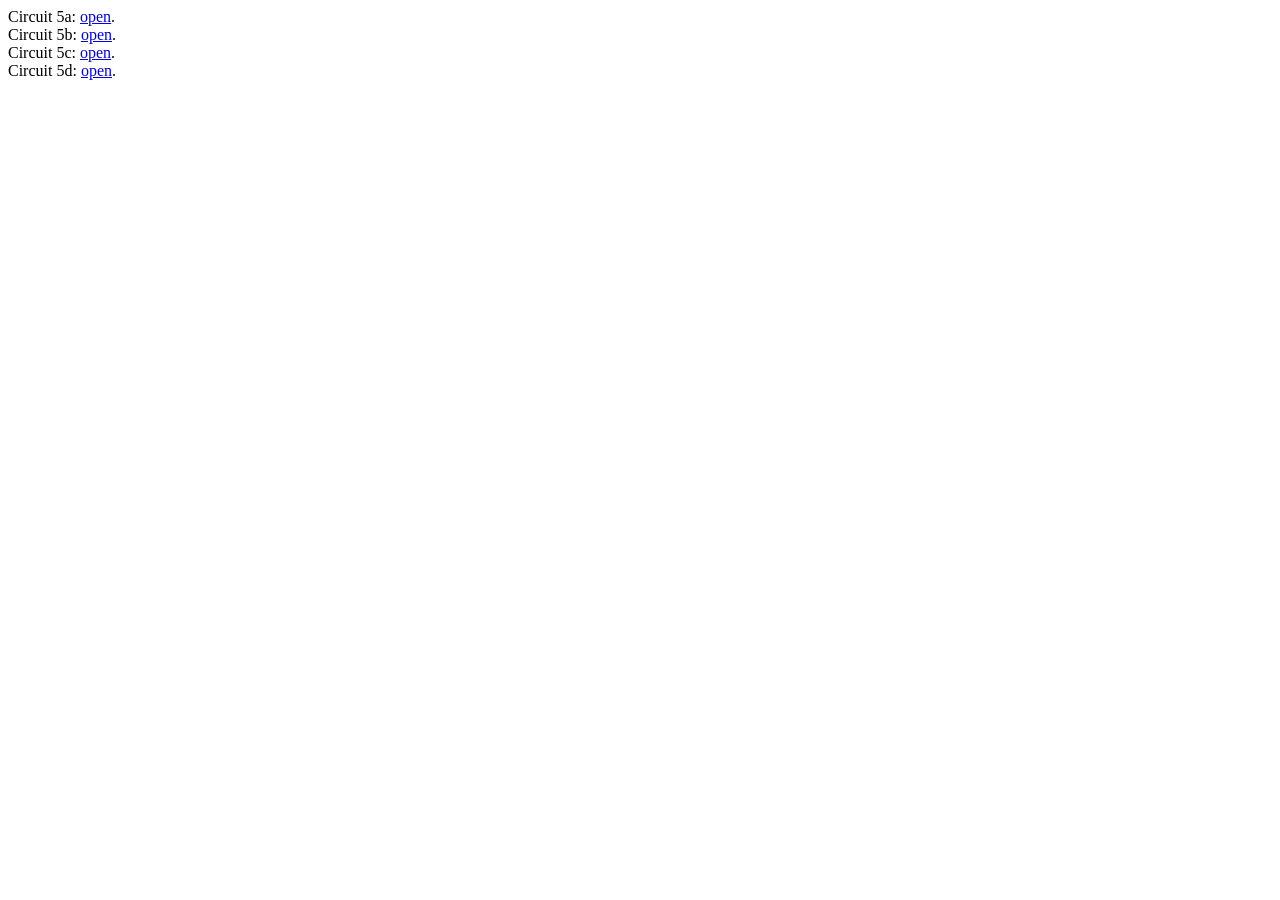
<file: labs/2.1/index.html>
<!DOCTYPE HTML PUBLIC "-//W3C//DTD HTML 4.0 Transitional//EN">
<HTML>
 <HEAD>
  <TITLE> TIACOS Lab 2.1  </TITLE>
 </HEAD>

 <BODY>
  
Circuit 5a: <a href="5a.html" target="_blank">open</a>.<br>
Circuit 5b: <a href="5b.html" target="_blank">open</a>.<br>
Circuit 5c: <a href="5c.html" target="_blank">open</a>.<br>
Circuit 5d: <a href="5d.html" target="_blank">open</a>.<br>

<br><br>

</BODY>
</HTML>
</file>
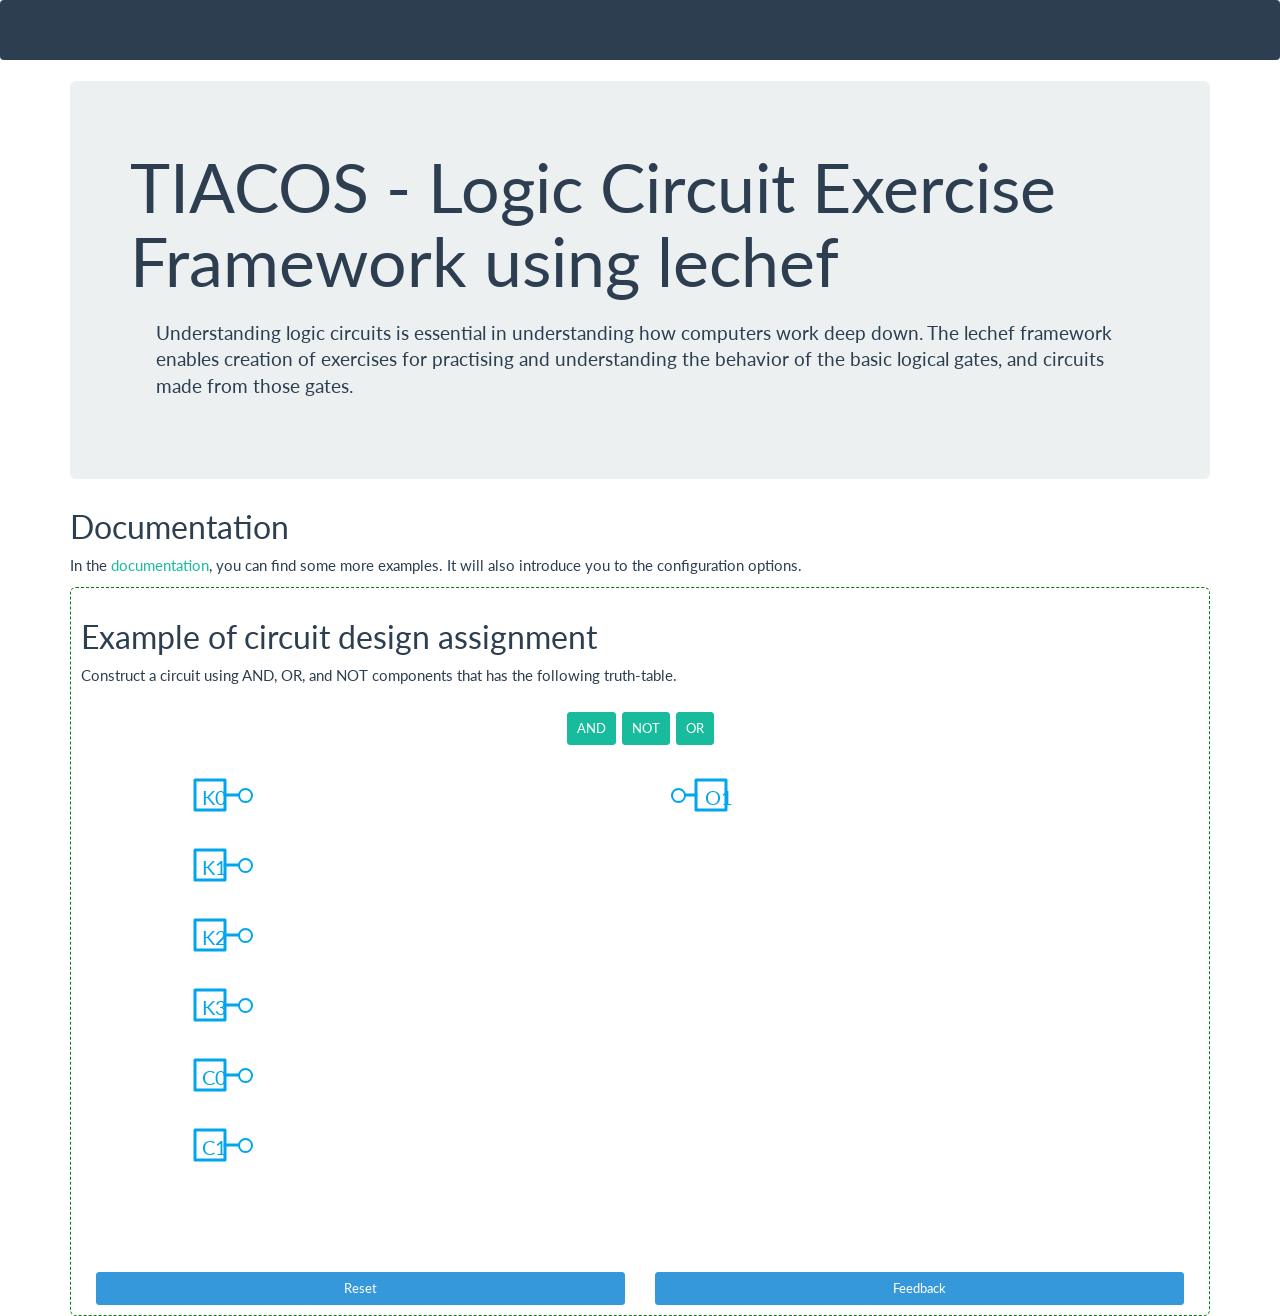
<file: labs/2.1/5a.html>
<!DOCTYPE html>
<html>

  <head>
    <meta charset="utf-8">
    <meta http-equiv="X-UA-Compatible" content="IE=edge">
    <title>TIACOS - logic circuit exercise framework based on lechef</title>
    <meta name="viewport" content="width=device-width, initial-scale=1">
    <!-- Open Graph stuff -->
    <meta property="og:image" content="http://vkaravir.github.com/lechef/img/lechef-thumb.png" />
    <meta property="og:image:secure_url" content="https://vkaravir.github.com/lechef/img/lechef-thumb.png" />
    <meta property="og:image:type" content="image/png" />
    <meta property="og:image:width" content="180" />
    <meta property="og:image:height" content="110" />
    <meta property="og:title" content="lechef - logic circuit exercise framework" />
    <meta property="og:url" content="http://vkaravir.github.com/lechef/">
    <meta property="og:description" content="Lechef - Logic Circuit Exercise Framework - is a JavaScript library for creating interactive exercises with immediate feedback on the behavior of basic logic gates and circuits made of the gates.">

    <!-- Custom CSS -->
    <link rel="stylesheet" href="css/bootstrap.min.css" />
    <link rel="stylesheet" href="css/main.css" />
    <link rel="stylesheet" href="css/codehighlight.css" />
    <link rel="stylesheet" href="css/lechef.css" />
  </head>

  <body>
    <script src="js/jquery-2.1.1.min.js"></script>
    <script src="js/jquery-ui-1.11.min.js"></script>
    <script src="js/jquery.ui.touch-punch.min.js"></script>
    <script src="js/snap.svg-min.js"></script>
    <script src="js/lechef.js"></script>
    
    <header class="site-header navbar navbar-default" role="navigation">
    </header>


  <div class="container">
    <div class="jumbotron">

      <h1>TIACOS - Logic Circuit Exercise Framework using lechef</h1>
      <blockquote>Understanding logic circuits is essential in understanding how computers work deep down. The lechef framework enables creation of exercises for practising and understanding the behavior of the basic logical gates, and circuits made from those gates.
      </blockquote>
    </div>

  <h2>Documentation</h2>

  <p>In the <a href="documentation">documentation</a>, you can find some more examples. It will also introduce you to the configuration options.</p>



   <div class="design-sample lechef-exercise">
      <h2>Example of circuit design assignment</h2>
      <p>Construct a circuit using AND, OR, and NOT components that has the following truth-table.</p>

      <div class="container">
        <div class="row" style="height: 575px;">
          <div id="design-sample-feedback" class="circuit-container"></div>
          <div id="design-sample" class="circuit-container"></div>
        </div>
        <div class="row">
          <div class="col-md-6">
            <button class="btn btn-info btn-sm btn-block reset">Reset</button>
          </div>
          <div class="col-md-6">
            <button class="btn btn-info btn-sm btn-block feedback">​Feedback​</button>
          </div>
        </div>

      </div>
    </div>

    <script>
      $(function(){
        var exer = new CircuitExercise({element: $("#design-sample"), input: ["k0", "k1", "k2", "k3", "c0", "c1"], output: ["o1"],
          grading: [{input: {k0: false, k1: false, k2: false, k3: false, c0: false, c1: false}, output:  false},
{input: {k0: false, k1: false, k2: false, k3: true, c0: false, c1: false}, output:  false},
{input: {k0: false, k1: false, k2: true, k3: false, c0: false, c1: false}, output:  false},
{input: {k0: false, k1: false, k2: true, k3: true, c0: false, c1: false}, output:  false},
{input: {k0: false, k1: true, k2: false, k3: false, c0: false, c1: false}, output:  false},
{input: {k0: false, k1: true, k2: false, k3: true, c0: false, c1: false}, output:  false},
{input: {k0: false, k1: true, k2: true, k3: false, c0: false, c1: false}, output:  false},
{input: {k0: false, k1: true, k2: true, k3: true, c0: false, c1: false}, output:  false},
{input: {k0: true, k1: false, k2: false, k3: false, c0: false, c1: false}, output:  false},
{input: {k0: true, k1: false, k2: false, k3: true, c0: false, c1: false}, output:  false},
{input: {k0: true, k1: false, k2: true, k3: false, c0: false, c1: false}, output:  false},
{input: {k0: true, k1: false, k2: true, k3: true, c0: false, c1: false}, output:  false},
{input: {k0: true, k1: true, k2: false, k3: false, c0: false, c1: false}, output:  false},
{input: {k0: true, k1: true, k2: false, k3: true, c0: false, c1: false}, output:  false},
{input: {k0: true, k1: true, k2: true, k3: false, c0: false, c1: false}, output:  false},
{input: {k0: true, k1: true, k2: true, k3: true, c0: false, c1: false}, output:  false},


{input: {k0: false, k1: false, k2: false, k3: false, c0: false, c1: true}, output:  false},
{input: {k0: false, k1: false, k2: false, k3: true, c0: false, c1: true}, output:  false},
{input: {k0: false, k1: false, k2: true, k3: false, c0: false, c1: true}, output:  false},
{input: {k0: false, k1: false, k2: true, k3: true, c0: false, c1: true}, output:  false},
{input: {k0: false, k1: true, k2: false, k3: false, c0: false, c1: true}, output:  false},
{input: {k0: false, k1: true, k2: false, k3: true, c0: false, c1: true}, output:  false},
{input: {k0: false, k1: true, k2: true, k3: false, c0: false, c1: true}, output:  false},
{input: {k0: false, k1: true, k2: true, k3: true, c0: false, c1: true}, output:  false},
{input: {k0: true, k1: false, k2: false, k3: false, c0: false, c1: true}, output:  false},
{input: {k0: true, k1: false, k2: false, k3: true, c0: false, c1: true}, output:  false},
{input: {k0: true, k1: false, k2: true, k3: false, c0: false, c1: true}, output:  false},
{input: {k0: true, k1: false, k2: true, k3: true, c0: false, c1: true}, output:  false},
{input: {k0: true, k1: true, k2: false, k3: false, c0: false, c1: true}, output:  false},
{input: {k0: true, k1: true, k2: false, k3: true, c0: false, c1: true}, output:  false},
{input: {k0: true, k1: true, k2: true, k3: false, c0: false, c1: true}, output:  false},
{input: {k0: true, k1: true, k2: true, k3: true, c0: false, c1: true}, output:  false},


{input: {k0: false, k1: false, k2: false, k3: false, c0: true, c1: false}, output:  false},
{input: {k0: false, k1: false, k2: false, k3: true, c0: true, c1: false}, output:  false},
{input: {k0: false, k1: false, k2: true, k3: false, c0: true, c1: false}, output:  false},
{input: {k0: false, k1: false, k2: true, k3: true, c0: true, c1: false}, output:  false},
{input: {k0: false, k1: true, k2: false, k3: false, c0: true, c1: false}, output:  false},
{input: {k0: false, k1: true, k2: false, k3: true, c0: true, c1: false}, output:  false},
{input: {k0: false, k1: true, k2: true, k3: false, c0: true, c1: false}, output:  false},
{input: {k0: false, k1: true, k2: true, k3: true, c0: true, c1: false}, output:  false},
{input: {k0: true, k1: false, k2: false, k3: false, c0: true, c1: false}, output:  false},
{input: {k0: true, k1: false, k2: false, k3: true, c0: true, c1: false}, output:  false},
{input: {k0: true, k1: false, k2: true, k3: false, c0: true, c1: false}, output:  false},
{input: {k0: true, k1: false, k2: true, k3: true, c0: true, c1: false}, output:  false},
{input: {k0: true, k1: true, k2: false, k3: false, c0: true, c1: false}, output:  false},
{input: {k0: true, k1: true, k2: false, k3: true, c0: true, c1: false}, output:  false},
{input: {k0: true, k1: true, k2: true, k3: false, c0: true, c1: false}, output:  false},
{input: {k0: true, k1: true, k2: true, k3: true, c0: true, c1: false}, output:  false},



{input: {k0: false, k1: false, k2: false, k3: false, c0: true, c1: true}, output:  false},
{input: {k0: false, k1: false, k2: false, k3: true, c0: true, c1: true}, output:  false},
{input: {k0: false, k1: false, k2: true, k3: false, c0: true, c1: true}, output:  false},
{input: {k0: false, k1: false, k2: true, k3: true, c0: true, c1: true}, output:  false},
{input: {k0: false, k1: true, k2: false, k3: false, c0: true, c1: true}, output:  false},
{input: {k0: false, k1: true, k2: false, k3: true, c0: true, c1: true}, output:  false},
{input: {k0: false, k1: true, k2: true, k3: false, c0: true, c1: true}, output:  false},
{input: {k0: false, k1: true, k2: true, k3: true, c0: true, c1: true}, output:  true},
{input: {k0: true, k1: false, k2: false, k3: false, c0: true, c1: true}, output:  false},
{input: {k0: true, k1: false, k2: false, k3: true, c0: true, c1: true}, output:  false},
{input: {k0: true, k1: false, k2: true, k3: false, c0: true, c1: true}, output:  false},
{input: {k0: true, k1: false, k2: true, k3: true, c0: true, c1: true}, output:  false},
{input: {k0: true, k1: true, k2: false, k3: false, c0: true, c1: true}, output:  false},
{input: {k0: true, k1: true, k2: false, k3: true, c0: true, c1: true}, output:  false},
{input: {k0: true, k1: true, k2: true, k3: false, c0: true, c1: true}, output:  false},
{input: {k0: true, k1: true, k2: true, k3: true, c0: true, c1: true}, output:  false}], components: ["and", "not", "or"], addSubmit: false});
        var styleButtons = function() {
          // add bootstrap classes to style the buttons
          exer.element.find("button").addClass("btn btn-success btn-sm");
        };
        styleButtons();
        $(".design-sample .reset").click(function(event){
          event.preventDefault();
          exer.reset();
          // reapply the Bootstrap button styles
          styleButtons();
        });
        $(".design-sample .feedback").click(function(event){
            event.preventDefault();
            exer.grade(function(feedback) {
              new CircuitExerciseFeedback(exer.options, feedback, {element: $("#design-sample-feedback")});
              $("#design-sample-feedback .lechef-close").addClass("btn btn-success btn-xs");
            });
        });
      });
    </script>

  </body>
</html>
</file>
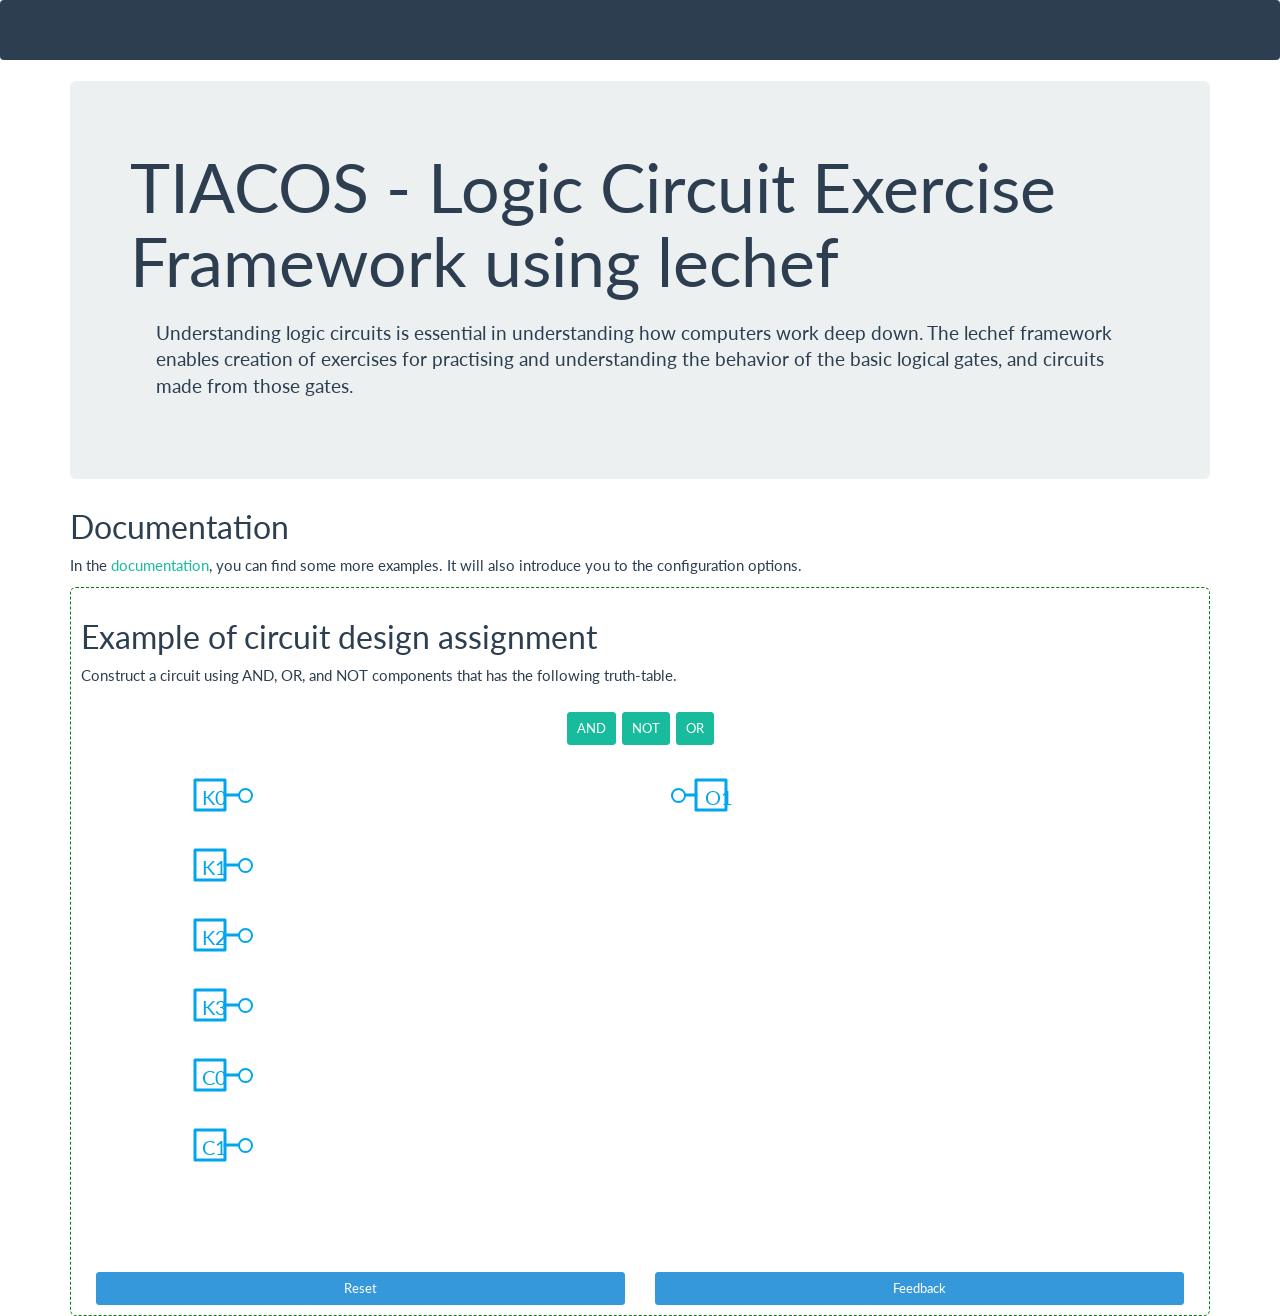
<file: labs/2.1/5b.html>
<!DOCTYPE html>
<html>

  <head>
    <meta charset="utf-8">
    <meta http-equiv="X-UA-Compatible" content="IE=edge">
    <title>TIACOS - logic circuit exercise framework based on lechef</title>
    <meta name="viewport" content="width=device-width, initial-scale=1">
    <!-- Open Graph stuff -->
    <meta property="og:image" content="http://vkaravir.github.com/lechef/img/lechef-thumb.png" />
    <meta property="og:image:secure_url" content="https://vkaravir.github.com/lechef/img/lechef-thumb.png" />
    <meta property="og:image:type" content="image/png" />
    <meta property="og:image:width" content="180" />
    <meta property="og:image:height" content="110" />
    <meta property="og:title" content="lechef - logic circuit exercise framework" />
    <meta property="og:url" content="http://vkaravir.github.com/lechef/">
    <meta property="og:description" content="Lechef - Logic Circuit Exercise Framework - is a JavaScript library for creating interactive exercises with immediate feedback on the behavior of basic logic gates and circuits made of the gates.">

    <!-- Custom CSS -->
    <link rel="stylesheet" href="css/bootstrap.min.css" />
    <link rel="stylesheet" href="css/main.css" />
    <link rel="stylesheet" href="css/codehighlight.css" />
    <link rel="stylesheet" href="css/lechef.css" />
  </head>

  <body>
    <script src="js/jquery-2.1.1.min.js"></script>
    <script src="js/jquery-ui-1.11.min.js"></script>
    <script src="js/jquery.ui.touch-punch.min.js"></script>
    <script src="js/snap.svg-min.js"></script>
    <script src="js/lechef.js"></script>
    
    <header class="site-header navbar navbar-default" role="navigation">
    </header>


  <div class="container">
    <div class="jumbotron">

      <h1>TIACOS - Logic Circuit Exercise Framework using lechef</h1>
      <blockquote>Understanding logic circuits is essential in understanding how computers work deep down. The lechef framework enables creation of exercises for practising and understanding the behavior of the basic logical gates, and circuits made from those gates.
      </blockquote>
    </div>

  <h2>Documentation</h2>

  <p>In the <a href="documentation">documentation</a>, you can find some more examples. It will also introduce you to the configuration options.</p>



   <div class="design-sample lechef-exercise">
      <h2>Example of circuit design assignment</h2>
      <p>Construct a circuit using AND, OR, and NOT components that has the following truth-table.</p>

      <div class="container">
        <div class="row" style="height: 575px;">
          <div id="design-sample-feedback" class="circuit-container"></div>
          <div id="design-sample" class="circuit-container"></div>
        </div>
        <div class="row">
          <div class="col-md-6">
            <button class="btn btn-info btn-sm btn-block reset">Reset</button>
          </div>
          <div class="col-md-6">
            <button class="btn btn-info btn-sm btn-block feedback">​Feedback​</button>
          </div>
        </div>

      </div>
    </div>

    <script>
      $(function(){
        var exer = new CircuitExercise({element: $("#design-sample"), input: ["k0", "k1", "k2", "k3", "c0", "c1"], output: ["o1"],
          grading: [{input: {k0: false, k1: false, k2: false, k3: false, c0: false, c1: false}, output:  false},
{input: {k0: false, k1: false, k2: false, k3: true, c0: false, c1: false}, output:  false},
{input: {k0: false, k1: false, k2: true, k3: false, c0: false, c1: false}, output:  false},
{input: {k0: false, k1: false, k2: true, k3: true, c0: false, c1: false}, output:  false},
{input: {k0: false, k1: true, k2: false, k3: false, c0: false, c1: false}, output:  false},
{input: {k0: false, k1: true, k2: false, k3: true, c0: false, c1: false}, output:  false},
{input: {k0: false, k1: true, k2: true, k3: false, c0: false, c1: false}, output:  false},
{input: {k0: false, k1: true, k2: true, k3: true, c0: false, c1: false}, output:  false},
{input: {k0: true, k1: false, k2: false, k3: false, c0: false, c1: false}, output:  false},
{input: {k0: true, k1: false, k2: false, k3: true, c0: false, c1: false}, output:  false},
{input: {k0: true, k1: false, k2: true, k3: false, c0: false, c1: false}, output:  false},
{input: {k0: true, k1: false, k2: true, k3: true, c0: false, c1: false}, output:  false},
{input: {k0: true, k1: true, k2: false, k3: false, c0: false, c1: false}, output:  false},
{input: {k0: true, k1: true, k2: false, k3: true, c0: false, c1: false}, output:  false},
{input: {k0: true, k1: true, k2: true, k3: false, c0: false, c1: false}, output:  false},
{input: {k0: true, k1: true, k2: true, k3: true, c0: false, c1: false}, output:  false},


{input: {k0: false, k1: false, k2: false, k3: false, c0: false, c1: true}, output:  false},
{input: {k0: false, k1: false, k2: false, k3: true, c0: false, c1: true}, output:  false},
{input: {k0: false, k1: false, k2: true, k3: false, c0: false, c1: true}, output:  false},
{input: {k0: false, k1: false, k2: true, k3: true, c0: false, c1: true}, output:  false},
{input: {k0: false, k1: true, k2: false, k3: false, c0: false, c1: true}, output:  false},
{input: {k0: false, k1: true, k2: false, k3: true, c0: false, c1: true}, output:  false},
{input: {k0: false, k1: true, k2: true, k3: false, c0: false, c1: true}, output:  false},
{input: {k0: false, k1: true, k2: true, k3: true, c0: false, c1: true}, output:  false},
{input: {k0: true, k1: false, k2: false, k3: false, c0: false, c1: true}, output:  false},
{input: {k0: true, k1: false, k2: false, k3: true, c0: false, c1: true}, output:  false},
{input: {k0: true, k1: false, k2: true, k3: false, c0: false, c1: true}, output:  false},
{input: {k0: true, k1: false, k2: true, k3: true, c0: false, c1: true}, output:  false},
{input: {k0: true, k1: true, k2: false, k3: false, c0: false, c1: true}, output:  false},
{input: {k0: true, k1: true, k2: false, k3: true, c0: false, c1: true}, output:  false},
{input: {k0: true, k1: true, k2: true, k3: false, c0: false, c1: true}, output:  false},
{input: {k0: true, k1: true, k2: true, k3: true, c0: false, c1: true}, output:  false},


{input: {k0: false, k1: false, k2: false, k3: false, c0: true, c1: false}, output:  false},
{input: {k0: false, k1: false, k2: false, k3: true, c0: true, c1: false}, output:  false},
{input: {k0: false, k1: false, k2: true, k3: false, c0: true, c1: false}, output:  false},
{input: {k0: false, k1: false, k2: true, k3: true, c0: true, c1: false}, output:  false},
{input: {k0: false, k1: true, k2: false, k3: false, c0: true, c1: false}, output:  false},
{input: {k0: false, k1: true, k2: false, k3: true, c0: true, c1: false}, output:  false},
{input: {k0: false, k1: true, k2: true, k3: false, c0: true, c1: false}, output:  false},
{input: {k0: false, k1: true, k2: true, k3: true, c0: true, c1: false}, output:  true},
{input: {k0: true, k1: false, k2: false, k3: false, c0: true, c1: false}, output:  false},
{input: {k0: true, k1: false, k2: false, k3: true, c0: true, c1: false}, output:  false},
{input: {k0: true, k1: false, k2: true, k3: false, c0: true, c1: false}, output:  false},
{input: {k0: true, k1: false, k2: true, k3: true, c0: true, c1: false}, output:  false},
{input: {k0: true, k1: true, k2: false, k3: false, c0: true, c1: false}, output:  false},
{input: {k0: true, k1: true, k2: false, k3: true, c0: true, c1: false}, output:  false},
{input: {k0: true, k1: true, k2: true, k3: false, c0: true, c1: false}, output:  false},
{input: {k0: true, k1: true, k2: true, k3: true, c0: true, c1: false}, output:  false},



{input: {k0: false, k1: false, k2: false, k3: false, c0: true, c1: true}, output:  false},
{input: {k0: false, k1: false, k2: false, k3: true, c0: true, c1: true}, output:  false},
{input: {k0: false, k1: false, k2: true, k3: false, c0: true, c1: true}, output:  false},
{input: {k0: false, k1: false, k2: true, k3: true, c0: true, c1: true}, output:  false},
{input: {k0: false, k1: true, k2: false, k3: false, c0: true, c1: true}, output:  false},
{input: {k0: false, k1: true, k2: false, k3: true, c0: true, c1: true}, output:  false},
{input: {k0: false, k1: true, k2: true, k3: false, c0: true, c1: true}, output:  false},
{input: {k0: false, k1: true, k2: true, k3: true, c0: true, c1: true}, output:  true},
{input: {k0: true, k1: false, k2: false, k3: false, c0: true, c1: true}, output:  false},
{input: {k0: true, k1: false, k2: false, k3: true, c0: true, c1: true}, output:  false},
{input: {k0: true, k1: false, k2: true, k3: false, c0: true, c1: true}, output:  false},
{input: {k0: true, k1: false, k2: true, k3: true, c0: true, c1: true}, output:  false},
{input: {k0: true, k1: true, k2: false, k3: false, c0: true, c1: true}, output:  false},
{input: {k0: true, k1: true, k2: false, k3: true, c0: true, c1: true}, output:  false},
{input: {k0: true, k1: true, k2: true, k3: false, c0: true, c1: true}, output:  false},
{input: {k0: true, k1: true, k2: true, k3: true, c0: true, c1: true}, output:  false}], components: ["and", "not", "or"], addSubmit: false});
        var styleButtons = function() {
          // add bootstrap classes to style the buttons
          exer.element.find("button").addClass("btn btn-success btn-sm");
        };
        styleButtons();
        $(".design-sample .reset").click(function(event){
          event.preventDefault();
          exer.reset();
          // reapply the Bootstrap button styles
          styleButtons();
        });
        $(".design-sample .feedback").click(function(event){
            event.preventDefault();
            exer.grade(function(feedback) {
              new CircuitExerciseFeedback(exer.options, feedback, {element: $("#design-sample-feedback")});
              $("#design-sample-feedback .lechef-close").addClass("btn btn-success btn-xs");
            });
        });
      });
    </script>

  </body>
</html>
</file>
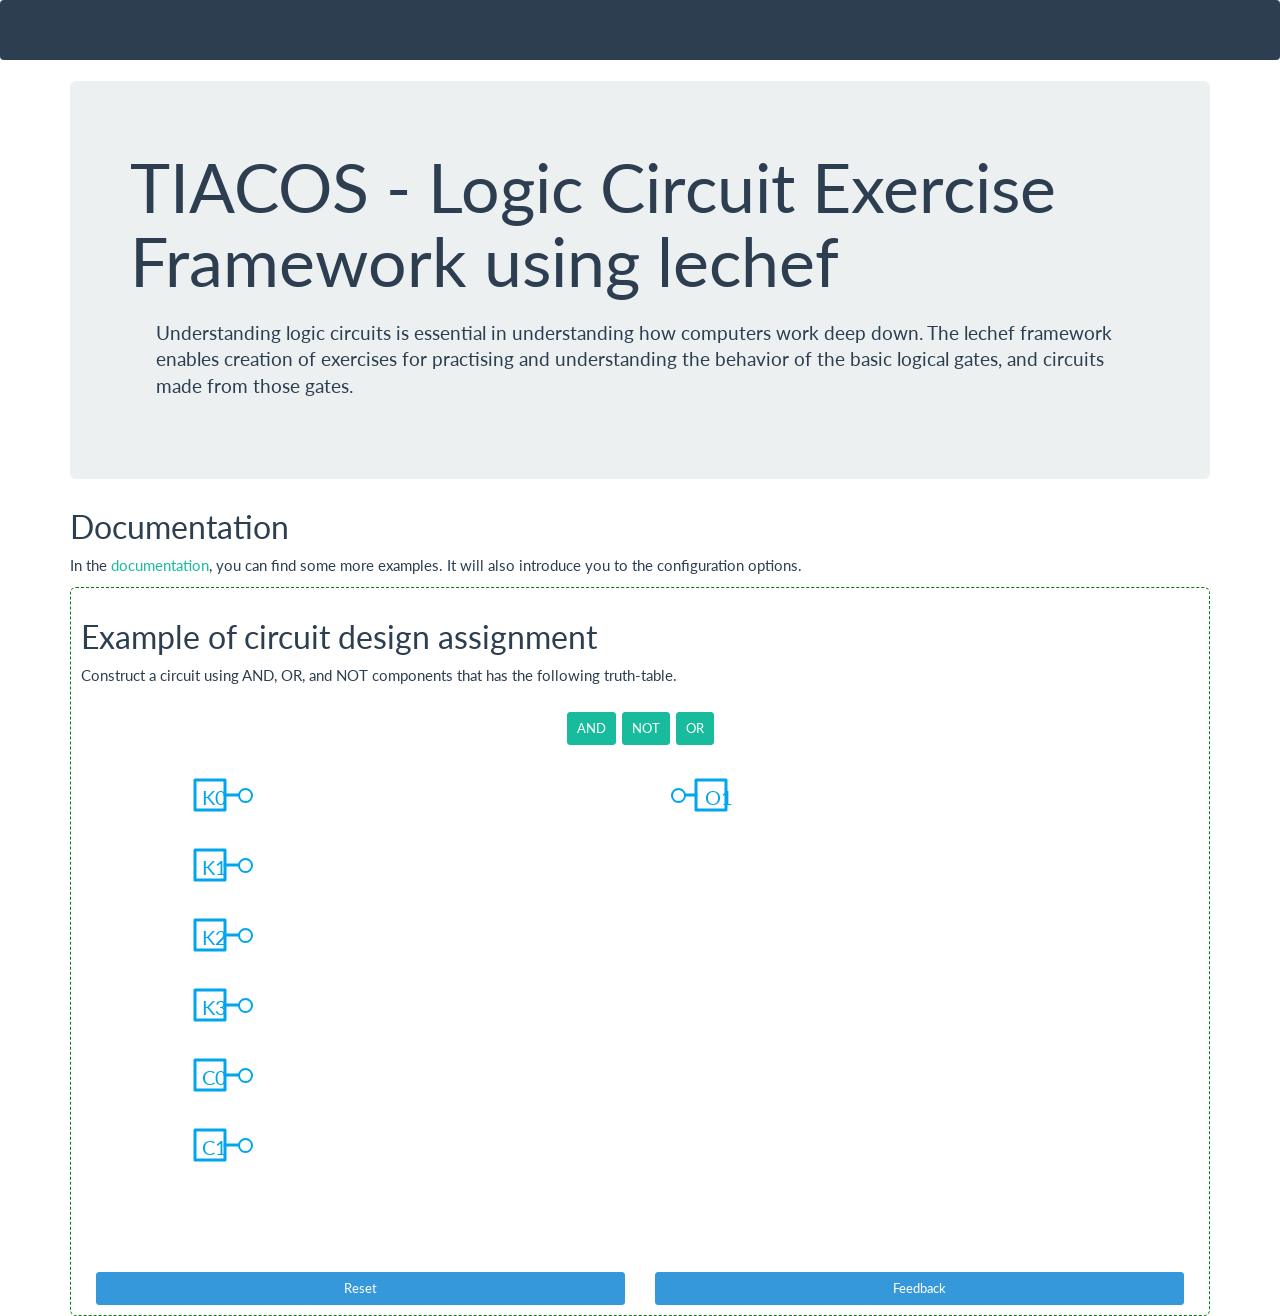
<file: labs/2.1/5c.html>
<!DOCTYPE html>
<html>

  <head>
    <meta charset="utf-8">
    <meta http-equiv="X-UA-Compatible" content="IE=edge">
    <title>TIACOS - logic circuit exercise framework based on lechef</title>
    <meta name="viewport" content="width=device-width, initial-scale=1">
    <!-- Open Graph stuff -->
    <meta property="og:image" content="http://vkaravir.github.com/lechef/img/lechef-thumb.png" />
    <meta property="og:image:secure_url" content="https://vkaravir.github.com/lechef/img/lechef-thumb.png" />
    <meta property="og:image:type" content="image/png" />
    <meta property="og:image:width" content="180" />
    <meta property="og:image:height" content="110" />
    <meta property="og:title" content="lechef - logic circuit exercise framework" />
    <meta property="og:url" content="http://vkaravir.github.com/lechef/">
    <meta property="og:description" content="Lechef - Logic Circuit Exercise Framework - is a JavaScript library for creating interactive exercises with immediate feedback on the behavior of basic logic gates and circuits made of the gates.">

    <!-- Custom CSS -->
    <link rel="stylesheet" href="css/bootstrap.min.css" />
    <link rel="stylesheet" href="css/main.css" />
    <link rel="stylesheet" href="css/codehighlight.css" />
    <link rel="stylesheet" href="css/lechef.css" />
  </head>

  <body>
    <script src="js/jquery-2.1.1.min.js"></script>
    <script src="js/jquery-ui-1.11.min.js"></script>
    <script src="js/jquery.ui.touch-punch.min.js"></script>
    <script src="js/snap.svg-min.js"></script>
    <script src="js/lechef.js"></script>
    
    <header class="site-header navbar navbar-default" role="navigation">
    </header>


  <div class="container">
    <div class="jumbotron">

      <h1>TIACOS - Logic Circuit Exercise Framework using lechef</h1>
      <blockquote>Understanding logic circuits is essential in understanding how computers work deep down. The lechef framework enables creation of exercises for practising and understanding the behavior of the basic logical gates, and circuits made from those gates.
      </blockquote>
    </div>

  <h2>Documentation</h2>

  <p>In the <a href="documentation">documentation</a>, you can find some more examples. It will also introduce you to the configuration options.</p>



   <div class="design-sample lechef-exercise">
      <h2>Example of circuit design assignment</h2>
      <p>Construct a circuit using AND, OR, and NOT components that has the following truth-table.</p>

      <div class="container">
        <div class="row" style="height: 575px;">
          <div id="design-sample-feedback" class="circuit-container"></div>
          <div id="design-sample" class="circuit-container"></div>
        </div>
        <div class="row">
          <div class="col-md-6">
            <button class="btn btn-info btn-sm btn-block reset">Reset</button>
          </div>
          <div class="col-md-6">
            <button class="btn btn-info btn-sm btn-block feedback">​Feedback​</button>
          </div>
        </div>

      </div>
    </div>

    <script>
      $(function(){
        var exer = new CircuitExercise({element: $("#design-sample"), input: ["k0", "k1", "k2", "k3", "c0", "c1"], output: ["o1"],
          grading: [{input: {k0: false, k1: false, k2: false, k3: false, c0: false, c1: false}, output:  false},
{input: {k0: false, k1: false, k2: false, k3: true, c0: false, c1: false}, output:  false},
{input: {k0: false, k1: false, k2: true, k3: false, c0: false, c1: false}, output:  false},
{input: {k0: false, k1: false, k2: true, k3: true, c0: false, c1: false}, output:  false},
{input: {k0: false, k1: true, k2: false, k3: false, c0: false, c1: false}, output:  false},
{input: {k0: false, k1: true, k2: false, k3: true, c0: false, c1: false}, output:  false},
{input: {k0: false, k1: true, k2: true, k3: false, c0: false, c1: false}, output:  false},
{input: {k0: false, k1: true, k2: true, k3: true, c0: false, c1: false}, output:  false},
{input: {k0: true, k1: false, k2: false, k3: false, c0: false, c1: false}, output:  false},
{input: {k0: true, k1: false, k2: false, k3: true, c0: false, c1: false}, output:  false},
{input: {k0: true, k1: false, k2: true, k3: false, c0: false, c1: false}, output:  false},
{input: {k0: true, k1: false, k2: true, k3: true, c0: false, c1: false}, output:  false},
{input: {k0: true, k1: true, k2: false, k3: false, c0: false, c1: false}, output:  false},
{input: {k0: true, k1: true, k2: false, k3: true, c0: false, c1: false}, output:  false},
{input: {k0: true, k1: true, k2: true, k3: false, c0: false, c1: false}, output:  false},
{input: {k0: true, k1: true, k2: true, k3: true, c0: false, c1: false}, output:  false},


{input: {k0: false, k1: false, k2: false, k3: false, c0: false, c1: true}, output:  false},
{input: {k0: false, k1: false, k2: false, k3: true, c0: false, c1: true}, output:  false},
{input: {k0: false, k1: false, k2: true, k3: false, c0: false, c1: true}, output:  false},
{input: {k0: false, k1: false, k2: true, k3: true, c0: false, c1: true}, output:  false},
{input: {k0: false, k1: true, k2: false, k3: false, c0: false, c1: true}, output:  false},
{input: {k0: false, k1: true, k2: false, k3: true, c0: false, c1: true}, output:  false},
{input: {k0: false, k1: true, k2: true, k3: false, c0: false, c1: true}, output:  false},
{input: {k0: false, k1: true, k2: true, k3: true, c0: false, c1: true}, output:  false},
{input: {k0: true, k1: false, k2: false, k3: false, c0: false, c1: true}, output:  false},
{input: {k0: true, k1: false, k2: false, k3: true, c0: false, c1: true}, output:  false},
{input: {k0: true, k1: false, k2: true, k3: false, c0: false, c1: true}, output:  false},
{input: {k0: true, k1: false, k2: true, k3: true, c0: false, c1: true}, output:  false},
{input: {k0: true, k1: true, k2: false, k3: false, c0: false, c1: true}, output:  false},
{input: {k0: true, k1: true, k2: false, k3: true, c0: false, c1: true}, output:  false},
{input: {k0: true, k1: true, k2: true, k3: false, c0: false, c1: true}, output:  false},
{input: {k0: true, k1: true, k2: true, k3: true, c0: false, c1: true}, output:  false},


{input: {k0: false, k1: false, k2: false, k3: false, c0: true, c1: false}, output:  false},
{input: {k0: false, k1: false, k2: false, k3: true, c0: true, c1: false}, output:  false},
{input: {k0: false, k1: false, k2: true, k3: false, c0: true, c1: false}, output:  false},
{input: {k0: false, k1: false, k2: true, k3: true, c0: true, c1: false}, output:  false},
{input: {k0: false, k1: true, k2: false, k3: false, c0: true, c1: false}, output:  false},
{input: {k0: false, k1: true, k2: false, k3: true, c0: true, c1: false}, output:  false},
{input: {k0: false, k1: true, k2: true, k3: false, c0: true, c1: false}, output:  false},
{input: {k0: false, k1: true, k2: true, k3: true, c0: true, c1: false}, output:  false},
{input: {k0: true, k1: false, k2: false, k3: false, c0: true, c1: false}, output:  false},
{input: {k0: true, k1: false, k2: false, k3: true, c0: true, c1: false}, output:  false},
{input: {k0: true, k1: false, k2: true, k3: false, c0: true, c1: false}, output:  false},
{input: {k0: true, k1: false, k2: true, k3: true, c0: true, c1: false}, output:  false},
{input: {k0: true, k1: true, k2: false, k3: false, c0: true, c1: false}, output:  false},
{input: {k0: true, k1: true, k2: false, k3: true, c0: true, c1: false}, output:  false},
{input: {k0: true, k1: true, k2: true, k3: false, c0: true, c1: false}, output:  false},
{input: {k0: true, k1: true, k2: true, k3: true, c0: true, c1: false}, output:  false},



{input: {k0: false, k1: false, k2: false, k3: false, c0: true, c1: true}, output:  true},
{input: {k0: false, k1: false, k2: false, k3: true, c0: true, c1: true}, output:  true},
{input: {k0: false, k1: false, k2: true, k3: false, c0: true, c1: true}, output:  true},
{input: {k0: false, k1: false, k2: true, k3: true, c0: true, c1: true}, output:  true},
{input: {k0: false, k1: true, k2: false, k3: false, c0: true, c1: true}, output:  true},
{input: {k0: false, k1: true, k2: false, k3: true, c0: true, c1: true}, output:  true},
{input: {k0: false, k1: true, k2: true, k3: false, c0: true, c1: true}, output:  true},
{input: {k0: false, k1: true, k2: true, k3: true, c0: true, c1: true}, output:  false},
{input: {k0: true, k1: false, k2: false, k3: false, c0: true, c1: true}, output:  true},
{input: {k0: true, k1: false, k2: false, k3: true, c0: true, c1: true}, output:  true},
{input: {k0: true, k1: false, k2: true, k3: false, c0: true, c1: true}, output:  true},
{input: {k0: true, k1: false, k2: true, k3: true, c0: true, c1: true}, output:  true},
{input: {k0: true, k1: true, k2: false, k3: false, c0: true, c1: true}, output:  true},
{input: {k0: true, k1: true, k2: false, k3: true, c0: true, c1: true}, output:  true},
{input: {k0: true, k1: true, k2: true, k3: false, c0: true, c1: true}, output:  true},
{input: {k0: true, k1: true, k2: true, k3: true, c0: true, c1: true}, output:  true}], components: ["and", "not", "or"], addSubmit: false});
        var styleButtons = function() {
          // add bootstrap classes to style the buttons
          exer.element.find("button").addClass("btn btn-success btn-sm");
        };
        styleButtons();
        $(".design-sample .reset").click(function(event){
          event.preventDefault();
          exer.reset();
          // reapply the Bootstrap button styles
          styleButtons();
        });
        $(".design-sample .feedback").click(function(event){
            event.preventDefault();
            exer.grade(function(feedback) {
              new CircuitExerciseFeedback(exer.options, feedback, {element: $("#design-sample-feedback")});
              $("#design-sample-feedback .lechef-close").addClass("btn btn-success btn-xs");
            });
        });
      });
    </script>

  </body>
</html>
</file>
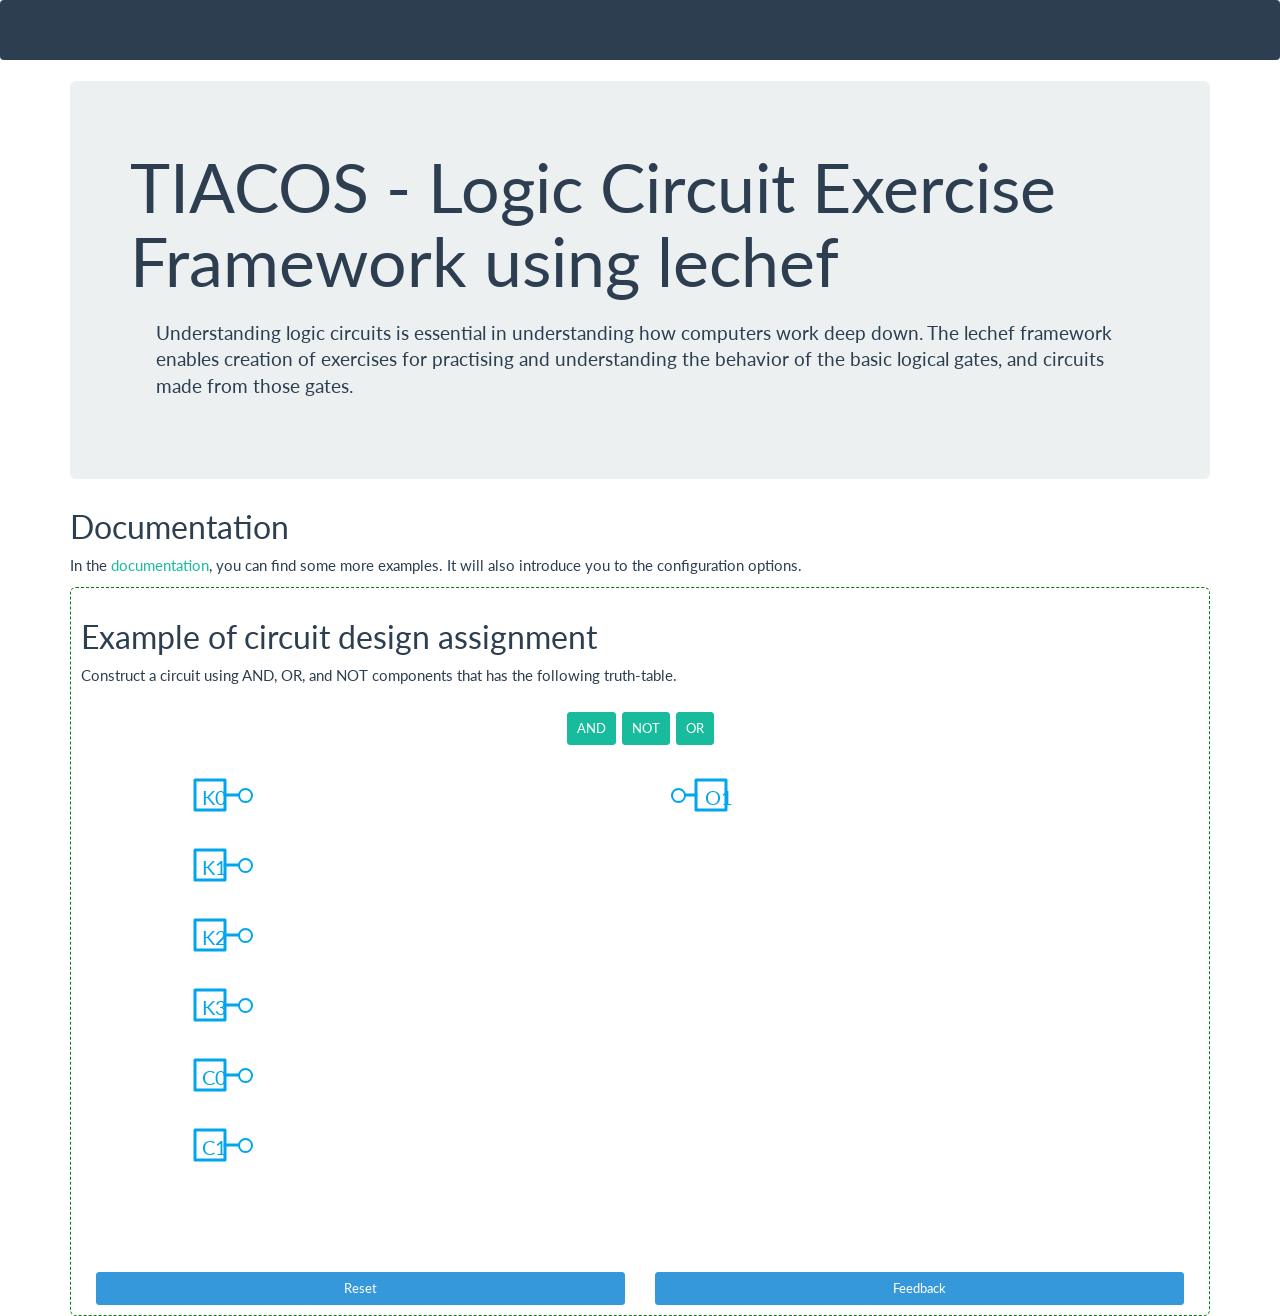
<file: labs/2.1/5d.html>
<!DOCTYPE html>
<html>

  <head>
    <meta charset="utf-8">
    <meta http-equiv="X-UA-Compatible" content="IE=edge">
    <title>TIACOS - logic circuit exercise framework based on lechef</title>
    <meta name="viewport" content="width=device-width, initial-scale=1">
    <!-- Open Graph stuff -->
    <meta property="og:image" content="http://vkaravir.github.com/lechef/img/lechef-thumb.png" />
    <meta property="og:image:secure_url" content="https://vkaravir.github.com/lechef/img/lechef-thumb.png" />
    <meta property="og:image:type" content="image/png" />
    <meta property="og:image:width" content="180" />
    <meta property="og:image:height" content="110" />
    <meta property="og:title" content="lechef - logic circuit exercise framework" />
    <meta property="og:url" content="http://vkaravir.github.com/lechef/">
    <meta property="og:description" content="Lechef - Logic Circuit Exercise Framework - is a JavaScript library for creating interactive exercises with immediate feedback on the behavior of basic logic gates and circuits made of the gates.">

    <!-- Custom CSS -->
    <link rel="stylesheet" href="css/bootstrap.min.css" />
    <link rel="stylesheet" href="css/main.css" />
    <link rel="stylesheet" href="css/codehighlight.css" />
    <link rel="stylesheet" href="css/lechef.css" />
  </head>

  <body>
    <script src="js/jquery-2.1.1.min.js"></script>
    <script src="js/jquery-ui-1.11.min.js"></script>
    <script src="js/jquery.ui.touch-punch.min.js"></script>
    <script src="js/snap.svg-min.js"></script>
    <script src="js/lechef.js"></script>
    
    <header class="site-header navbar navbar-default" role="navigation">
    </header>


  <div class="container">
    <div class="jumbotron">

      <h1>TIACOS - Logic Circuit Exercise Framework using lechef</h1>
      <blockquote>Understanding logic circuits is essential in understanding how computers work deep down. The lechef framework enables creation of exercises for practising and understanding the behavior of the basic logical gates, and circuits made from those gates.
      </blockquote>
    </div>

  <h2>Documentation</h2>

  <p>In the <a href="documentation">documentation</a>, you can find some more examples. It will also introduce you to the configuration options.</p>



   <div class="design-sample lechef-exercise">
      <h2>Example of circuit design assignment</h2>
      <p>Construct a circuit using AND, OR, and NOT components that has the following truth-table.</p>

      <div class="container">
        <div class="row" style="height: 575px;">
          <div id="design-sample-feedback" class="circuit-container"></div>
          <div id="design-sample" class="circuit-container"></div>
        </div>
        <div class="row">
          <div class="col-md-6">
            <button class="btn btn-info btn-sm btn-block reset">Reset</button>
          </div>
          <div class="col-md-6">
            <button class="btn btn-info btn-sm btn-block feedback">​Feedback​</button>
          </div>
        </div>

      </div>
    </div>

    <script>
      $(function(){
        var exer = new CircuitExercise({element: $("#design-sample"), input: ["k0", "k1", "k2", "k3", "c0", "c1"], output: ["o1"],
          grading: [{input: {k0: false, k1: false, k2: false, k3: false, c0: false, c1: false}, output:  false},
{input: {k0: false, k1: false, k2: false, k3: true, c0: false, c1: false}, output:  false},
{input: {k0: false, k1: false, k2: true, k3: false, c0: false, c1: false}, output:  false},
{input: {k0: false, k1: false, k2: true, k3: true, c0: false, c1: false}, output:  false},
{input: {k0: false, k1: true, k2: false, k3: false, c0: false, c1: false}, output:  false},
{input: {k0: false, k1: true, k2: false, k3: true, c0: false, c1: false}, output:  false},
{input: {k0: false, k1: true, k2: true, k3: false, c0: false, c1: false}, output:  false},
{input: {k0: false, k1: true, k2: true, k3: true, c0: false, c1: false}, output:  false},
{input: {k0: true, k1: false, k2: false, k3: false, c0: false, c1: false}, output:  false},
{input: {k0: true, k1: false, k2: false, k3: true, c0: false, c1: false}, output:  false},
{input: {k0: true, k1: false, k2: true, k3: false, c0: false, c1: false}, output:  false},
{input: {k0: true, k1: false, k2: true, k3: true, c0: false, c1: false}, output:  false},
{input: {k0: true, k1: true, k2: false, k3: false, c0: false, c1: false}, output:  false},
{input: {k0: true, k1: true, k2: false, k3: true, c0: false, c1: false}, output:  false},
{input: {k0: true, k1: true, k2: true, k3: false, c0: false, c1: false}, output:  false},
{input: {k0: true, k1: true, k2: true, k3: true, c0: false, c1: false}, output:  false},


{input: {k0: false, k1: false, k2: false, k3: false, c0: false, c1: true}, output:  false},
{input: {k0: false, k1: false, k2: false, k3: true, c0: false, c1: true}, output:  false},
{input: {k0: false, k1: false, k2: true, k3: false, c0: false, c1: true}, output:  false},
{input: {k0: false, k1: false, k2: true, k3: true, c0: false, c1: true}, output:  false},
{input: {k0: false, k1: true, k2: false, k3: false, c0: false, c1: true}, output:  false},
{input: {k0: false, k1: true, k2: false, k3: true, c0: false, c1: true}, output:  false},
{input: {k0: false, k1: true, k2: true, k3: false, c0: false, c1: true}, output:  false},
{input: {k0: false, k1: true, k2: true, k3: true, c0: false, c1: true}, output:  false},
{input: {k0: true, k1: false, k2: false, k3: false, c0: false, c1: true}, output:  false},
{input: {k0: true, k1: false, k2: false, k3: true, c0: false, c1: true}, output:  false},
{input: {k0: true, k1: false, k2: true, k3: false, c0: false, c1: true}, output:  false},
{input: {k0: true, k1: false, k2: true, k3: true, c0: false, c1: true}, output:  false},
{input: {k0: true, k1: true, k2: false, k3: false, c0: false, c1: true}, output:  false},
{input: {k0: true, k1: true, k2: false, k3: true, c0: false, c1: true}, output:  false},
{input: {k0: true, k1: true, k2: true, k3: false, c0: false, c1: true}, output:  false},
{input: {k0: true, k1: true, k2: true, k3: true, c0: false, c1: true}, output:  false},


{input: {k0: false, k1: false, k2: false, k3: false, c0: true, c1: false}, output:  true},
{input: {k0: false, k1: false, k2: false, k3: true, c0: true, c1: false}, output:  true},
{input: {k0: false, k1: false, k2: true, k3: false, c0: true, c1: false}, output:  true},
{input: {k0: false, k1: false, k2: true, k3: true, c0: true, c1: false}, output:  true},
{input: {k0: false, k1: true, k2: false, k3: false, c0: true, c1: false}, output:  true},
{input: {k0: false, k1: true, k2: false, k3: true, c0: true, c1: false}, output:  true},
{input: {k0: false, k1: true, k2: true, k3: false, c0: true, c1: false}, output:  true},
{input: {k0: false, k1: true, k2: true, k3: true, c0: true, c1: false}, output:  false},
{input: {k0: true, k1: false, k2: false, k3: false, c0: true, c1: false}, output:  true},
{input: {k0: true, k1: false, k2: false, k3: true, c0: true, c1: false}, output:  true},
{input: {k0: true, k1: false, k2: true, k3: false, c0: true, c1: false}, output:  true},
{input: {k0: true, k1: false, k2: true, k3: true, c0: true, c1: false}, output:  true},
{input: {k0: true, k1: true, k2: false, k3: false, c0: true, c1: false}, output:  true},
{input: {k0: true, k1: true, k2: false, k3: true, c0: true, c1: false}, output:  true},
{input: {k0: true, k1: true, k2: true, k3: false, c0: true, c1: false}, output:  true},
{input: {k0: true, k1: true, k2: true, k3: true, c0: true, c1: false}, output:  true},



{input: {k0: false, k1: false, k2: false, k3: false, c0: true, c1: true}, output:  true},
{input: {k0: false, k1: false, k2: false, k3: true, c0: true, c1: true}, output:  true},
{input: {k0: false, k1: false, k2: true, k3: false, c0: true, c1: true}, output:  true},
{input: {k0: false, k1: false, k2: true, k3: true, c0: true, c1: true}, output:  true},
{input: {k0: false, k1: true, k2: false, k3: false, c0: true, c1: true}, output:  true},
{input: {k0: false, k1: true, k2: false, k3: true, c0: true, c1: true}, output:  true},
{input: {k0: false, k1: true, k2: true, k3: false, c0: true, c1: true}, output:  true},
{input: {k0: false, k1: true, k2: true, k3: true, c0: true, c1: true}, output:  false},
{input: {k0: true, k1: false, k2: false, k3: false, c0: true, c1: true}, output:  true},
{input: {k0: true, k1: false, k2: false, k3: true, c0: true, c1: true}, output:  true},
{input: {k0: true, k1: false, k2: true, k3: false, c0: true, c1: true}, output:  true},
{input: {k0: true, k1: false, k2: true, k3: true, c0: true, c1: true}, output:  true},
{input: {k0: true, k1: true, k2: false, k3: false, c0: true, c1: true}, output:  true},
{input: {k0: true, k1: true, k2: false, k3: true, c0: true, c1: true}, output:  true},
{input: {k0: true, k1: true, k2: true, k3: false, c0: true, c1: true}, output:  true},
{input: {k0: true, k1: true, k2: true, k3: true, c0: true, c1: true}, output:  true}], components: ["and", "not", "or"], addSubmit: false});
        var styleButtons = function() {
          // add bootstrap classes to style the buttons
          exer.element.find("button").addClass("btn btn-success btn-sm");
        };
        styleButtons();
        $(".design-sample .reset").click(function(event){
          event.preventDefault();
          exer.reset();
          // reapply the Bootstrap button styles
          styleButtons();
        });
        $(".design-sample .feedback").click(function(event){
            event.preventDefault();
            exer.grade(function(feedback) {
              new CircuitExerciseFeedback(exer.options, feedback, {element: $("#design-sample-feedback")});
              $("#design-sample-feedback .lechef-close").addClass("btn btn-success btn-xs");
            });
        });
      });
    </script>

  </body>
</html>
</file>
<file: labs/2.1/css/main.css>
.lechef-circuit {
  margin: 0 auto;
}
.first-example .lechef-circuit {
  height: 180px;
  width: 500px;
}
.design-example .lechef-circuit {
  height: 200px;
  width: 700px;
}
.lechef-exercise {
  padding: 10px;
  border: 1px dashed green;
  border-radius: 6px;
  background: #fff;
}
.lechef-exercise .row {
  position: relative;
}
.lechef-exercise .container {
  width: 100%;
}
.lechef-exercise .sortable-code {
  margin-left: 0;
  padding-left: 15px;
}
.lechef-exercise .lechef-feedback {
  position: absolute;
  top: 0;
  background: #eee;
  z-index: 10;
  width: 100%;
  border: 1px solid black;
  border-radius: 6px;
}
.lechef-exercise .lechef-feedback:empty {
  border: none;
}
.lechef-feedback table {
  background-color: white;
}
.lechef-feedback thead tr:first-of-type th {
  border-bottom: 1px solid #666;
}
.lechef-feedback th {
  text-align: center;
}
.lechef-buttonpanel button {
  margin: 0 5px;
}
.site-footer {
  border-top: 1px solid black;
  padding-top: 1em;
  margin-top: 1em;
}

code {
  color: rgb(0, 165, 235);
  background: #f2f4f9;
}
</file>
<file: labs/2.1/css/codehighlight.css>
.hll { background-color: #ffffcc }
.c { color: #999988; font-style: italic } /* Comment */
.err { color: #a61717; background-color: #e3d2d2 } /* Error */
.k { color: #000000; font-weight: bold } /* Keyword */
.o { color: #000000; font-weight: bold } /* Operator */
.cm { color: #999988; font-style: italic } /* Comment.Multiline */
.cp { color: #999999; font-weight: bold; font-style: italic } /* Comment.Preproc */
.c1 { color: #999988; font-style: italic } /* Comment.Single */
.cs { color: #999999; font-weight: bold; font-style: italic } /* Comment.Special */
.gd { color: #000000; background-color: #ffdddd } /* Generic.Deleted */
.ge { color: #000000; font-style: italic } /* Generic.Emph */
.gr { color: #aa0000 } /* Generic.Error */
.gh { color: #999999 } /* Generic.Heading */
.gi { color: #000000; background-color: #ddffdd } /* Generic.Inserted */
.go { color: #888888 } /* Generic.Output */
.gp { color: #555555 } /* Generic.Prompt */
.gs { font-weight: bold } /* Generic.Strong */
.gu { color: #aaaaaa } /* Generic.Subheading */
.gt { color: #aa0000 } /* Generic.Traceback */
.kc { color: #000000; font-weight: bold } /* Keyword.Constant */
.kd { color: #000000; font-weight: bold } /* Keyword.Declaration */
.kn { color: #000000; font-weight: bold } /* Keyword.Namespace */
.kp { color: #000000; font-weight: bold } /* Keyword.Pseudo */
.kr { color: #000000; font-weight: bold } /* Keyword.Reserved */
.kt { color: #445588; font-weight: bold } /* Keyword.Type */
.m { color: #009999 } /* Literal.Number */
.s { color: #d01040 } /* Literal.String */
.na { color: #008080 } /* Name.Attribute */
.nb { color: #0086B3 } /* Name.Builtin */
.nc { color: #445588; font-weight: bold } /* Name.Class */
.no { color: #008080 } /* Name.Constant */
.nd { color: #3c5d5d; font-weight: bold } /* Name.Decorator */
.ni { color: #800080 } /* Name.Entity */
.ne { color: #990000; font-weight: bold } /* Name.Exception */
.nf { color: #990000; font-weight: bold } /* Name.Function */
.nl { color: #990000; font-weight: bold } /* Name.Label */
.nn { color: #555555 } /* Name.Namespace */
.nt { color: #000080 } /* Name.Tag */
.nv { color: #008080 } /* Name.Variable */
.ow { color: #000000; font-weight: bold } /* Operator.Word */
.w { color: #bbbbbb } /* Text.Whitespace */
.mf { color: #009999 } /* Literal.Number.Float */
.mh { color: #009999 } /* Literal.Number.Hex */
.mi { color: #009999 } /* Literal.Number.Integer */
.mo { color: #009999 } /* Literal.Number.Oct */
.sb { color: #d01040 } /* Literal.String.Backtick */
.sc { color: #d01040 } /* Literal.String.Char */
.sd { color: #d01040 } /* Literal.String.Doc */
.s2 { color: #d01040 } /* Literal.String.Double */
.se { color: #d01040 } /* Literal.String.Escape */
.sh { color: #d01040 } /* Literal.String.Heredoc */
.si { color: #d01040 } /* Literal.String.Interpol */
.sx { color: #d01040 } /* Literal.String.Other */
.sr { color: #009926 } /* Literal.String.Regex */
.s1 { color: #d01040 } /* Literal.String.Single */
.ss { color: #990073 } /* Literal.String.Symbol */
.bp { color: #999999 } /* Name.Builtin.Pseudo */
.vc { color: #008080 } /* Name.Variable.Class */
.vg { color: #008080 } /* Name.Variable.Global */
.vi { color: #008080 } /* Name.Variable.Instance */
.il { color: #009999 } /* Literal.Number.Integer.Long */
</file>
<file: labs/2.1/css/lechef.css>
.lechef-circuit,.lechef-circuit svg{width:100%;height:100%}.lechef-circuit{position:relative;-webkit-touch-callout:none;-webkit-user-select:none;-khtml-user-select:none;-moz-user-select:none;-ms-user-select:none;user-select:none}.lechef-circuit svg,.lechef-circuit svg *{z-index:10}.lechef-component{width:90px;height:60px;position:absolute;top:5%;left:5%;cursor:move;z-index:0}.lechef-component .lechef-label{position:absolute;top:35%;left:22%;margin:0;color:#00a5eb}.lechef-output-component .lechef-label,.lechef-input-component .lechef-label{font-size:130%;top:28%}.lechef-output-component .lechef-label{left:48%}.lechef-input-component .lechef-label{left:18%}.lechef-nor .lechef-label{left:27%}.lechef-or .lechef-label,.lechef-xor .lechef-label,.lechef-eqv .lechef-label{left:30%}.lechef-halfadder,.lechef-halfsubstractor{width:80px}.lechef-halfadder .lechef-label{font-size:200%;font-weight:bolder;top:25%;left:30%}.lechef-halfsubstractor .lechef-label{font-size:200%;font-weight:bolder;top:20%;left:20%}.lechef-component path,.lechef-component rect,.lechef-component circle,.lechef-component polygon,.lechef-component line{stroke-width:3;stroke-linejoin:round;stroke-linecap:round;fill:none;stroke:#00a5eb}.lechef-input-component,.lechef-output-component{width:50px;height:50px}.lechef-value-false:before,.lechef-value-true:before,.lechef-value-false:before,.lechef-value-true:before,.lechef-value-unknown:before{display:block;position:absolute;top:-15px;font-size:1.2em}.lechef-output.lechef-value-false:before,.lechef-output.lechef-value-true:before,.lechef-output.lechef-value-unknown:before{right:-15px}.lechef-input.lechef-value-false:before,.lechef-input.lechef-value-true:before,.lechef-input.lechef-value-unknown:before{left:-15px}.lechef-value-interactive:before{border:2px dashed #ccc;padding:5px;top:-20px}.lechef-value-interactive.lechef-input[data-pos="1"]:before{top:0}.lechef-value-incorrect:before{border-color:red;color:white;background-color:rgba(255,120,120,0.5)}.lechef-value-correct:before{border-color:green;color:white;background-color:rgba(120,255,120,0.5)}.lechef-value-unknown:before{content:"??";color:red;padding:3px;border-color:red}.lechef-input,.lechef-output{width:15px;height:15px;border-radius:50%;position:absolute;border:2px solid #00a5eb;background-color:#fff;z-index:100}.lechef-output{right:-10px}.lechef-input{left:-10px;z-index:200 !important}.lechef-input.over{z-index:200 !important}.lechef-output:hover,.lechef-input.over{box-shadow:0 0 10px green}.lechef-output.ui-draggable-dragging{border:none;background-color:transparent;z-index:0 !important}.lechef-connector{stroke-width:5px;stroke:#00a5eb;fill:none}.lechef-unconnected{stroke:#e16464}.lechef-input-output tr:before{position:absolute;content:"";width:0;height:0;margin-top:5px;border:10px solid transparent}.lechef-showfeedback .lechef-connector.lechef-value-false,.lechef-feedback .lechef-connector.lechef-value-false{stroke:#787878}.lechef-showfeedback .lechef-input.lechef-missing,.lechef-showfeedback .lechef-output.lechef-missing,.lechef-feedback .lechef-input.lechef-missing,.lechef-feedback .lechef-output.lechef-missing{border-color:red;box-shadow:0 0 10px red}.lechef-showfeedback .lechef-value-true:before,.lechef-feedback .lechef-value-true:before{content:"1"}.lechef-showfeedback .lechef-value-false:before,.lechef-feedback .lechef-value-false:before{content:"0"}.lechef-feedback,.lechef-feedback tr{position:relative}.lechef-feedback table{position:relative;margin:0 auto;text-align:center}.lechef-feedback tbody tr{cursor:pointer}.lechef-feedback h2{text-align:center}.lechef-feedback .lechef-close{position:absolute;left:10px;top:10px}.lechef-feedback table td{text-align:center;padding:5px 20px;border:1px dashed transparent;border-left-width:0;border-right-width:0}.lechef-feedback .lechef-top{text-align:center}.lechef-feedback .lechef-correct .lechef-output-table{color:greenyellow}.lechef-feedback .lechef-incorrect .lechef-output-table{color:#EE5757}.lechef-feedback .lechef-active{font-weight:bolder}.lechef-feedback tr.lechef-active:before{border-left-color:gray;left:-10px}.lechef-feedback .lechef-incorrect.lechef-active td{border-color:#EE5757}.lechef-feedback .lechef-correct.lechef-active td{border-color:greenyellow}.lechef-buttonpanel{text-align:center;margin:1em auto}.lechef-buttonpanel button{margin:0 3px}
</file>
